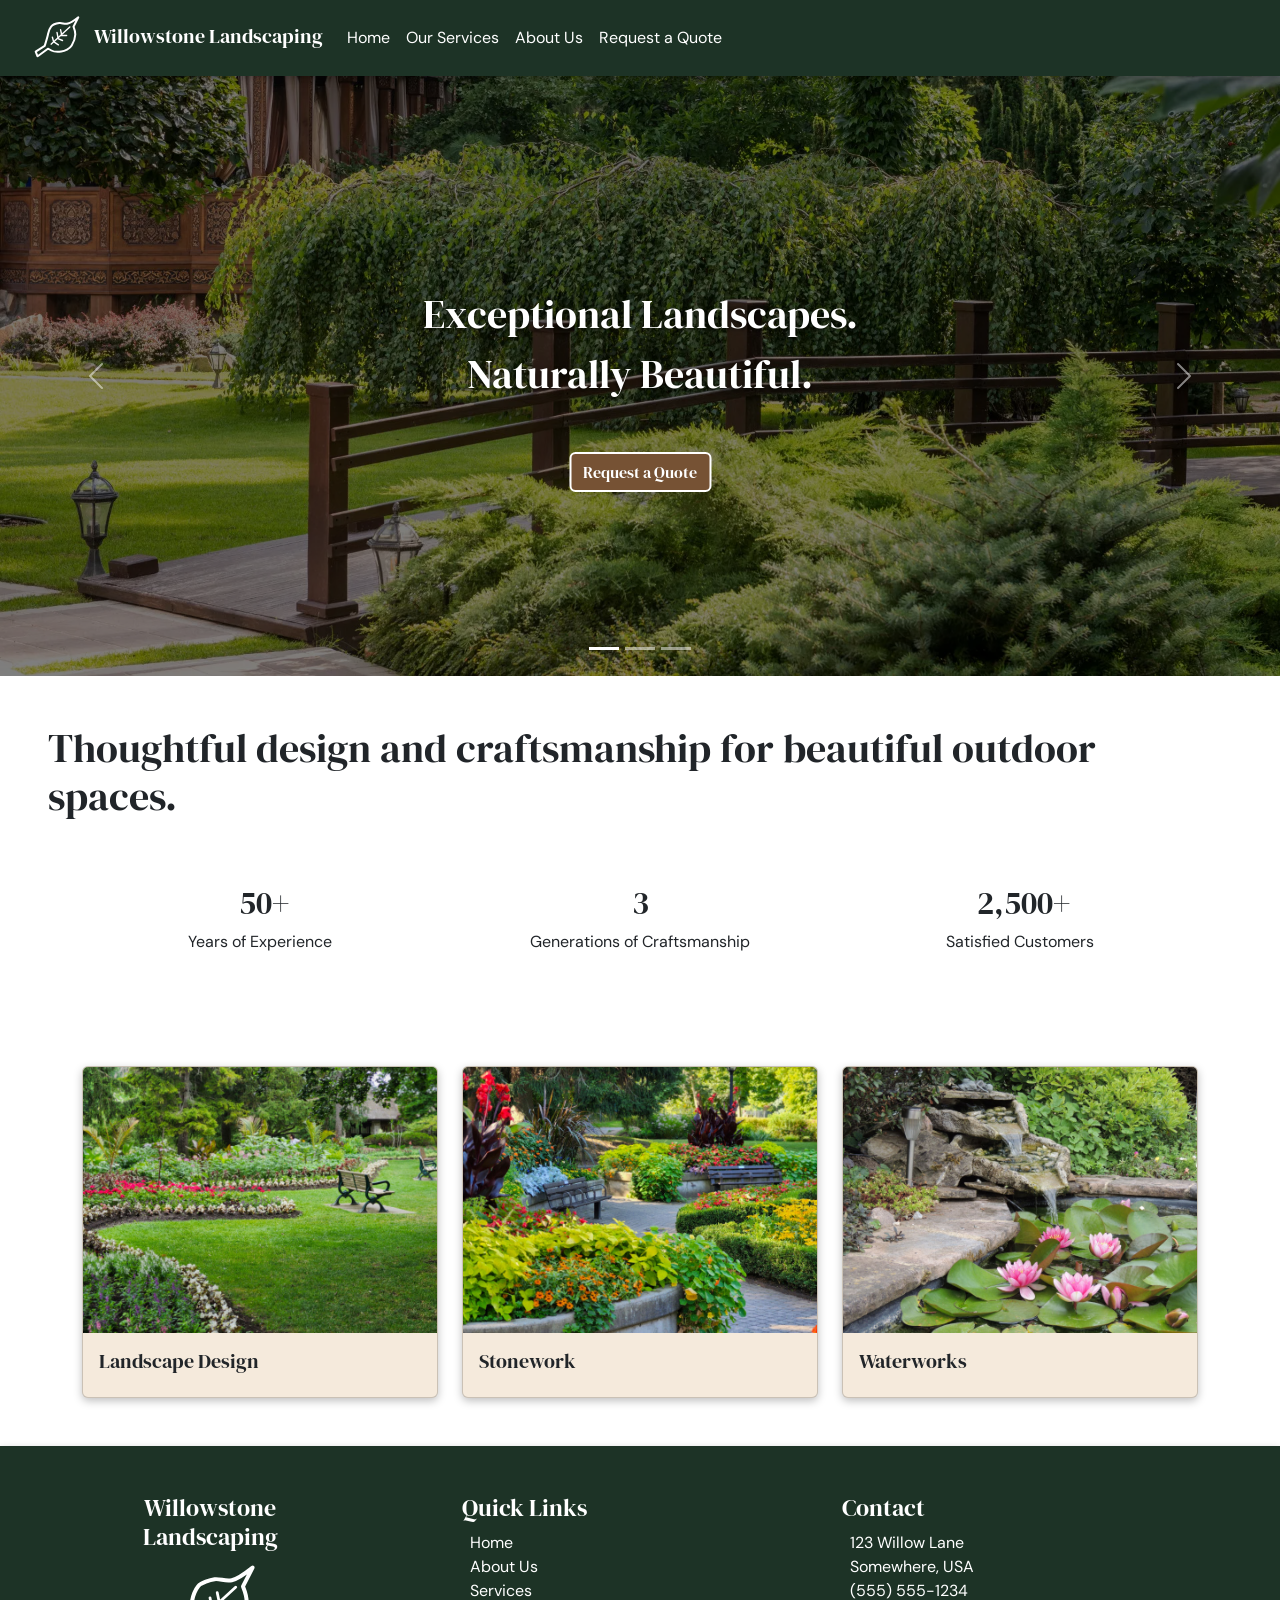
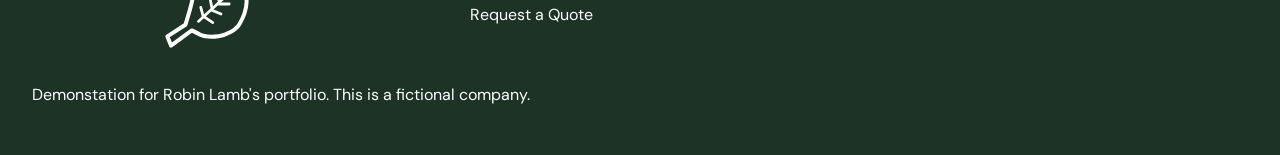
<file: index.html>
<!doctype html>
<html lang="en">
<head>
  <meta charset="utf-8">
  <meta name="viewport" content="width=device-width, initial-scale=1">
  <title>Willowstone Landscaping</title>

  <link rel="preconnect" href="https://fonts.googleapis.com">
  <link rel="preconnect" href="https://fonts.gstatic.com" crossorigin>
  <link href="https://fonts.googleapis.com/css2?family=DM+Sans:ital,opsz,wght@0,9..40,100..1000;1,9..40,100..1000&family=DM+Serif+Display:ital@0;1&display=swap" rel="stylesheet">

  <link rel="stylesheet" href="css/bootstrap.min.css">
  <link rel="stylesheet" href="css/willowstone-styles.css">

</head>
<body>
 <nav class="navbar navbar-expand-lg navbar-dark sticky-top">

    <a class="navbar-brand" href="index.html">
        <img src="images/willowstone-logo.svg"
             class="willowstone-logo"
             alt="">
        Willowstone Landscaping
    </a>

    <button class="navbar-toggler"
            type="button"
            data-bs-toggle="collapse"
            data-bs-target="#navbarNavAltMarkup"
            aria-controls="navbarNavAltMarkup"
            aria-expanded="false"
            aria-label="Toggle navigation">

        <span class="navbar-toggler-icon"></span>
    </button>

    <div class="collapse navbar-collapse" id="navbarNavAltMarkup">
        <div class="navbar-nav">
            <a class="nav-item nav-link" href="index.html">Home</a>
            <a class="nav-item nav-link" href="#service-section">Our Services</a>
            <a class="nav-item nav-link" href="pages/about-us.html">About Us</a>
            <a class="nav-item nav-link"
               href="pages/request-quote-form.html">
                Request a Quote
            </a>
        </div>
    </div>

</nav>

<div id="carouselWillowstone" class="carousel slide carousel-fade" data-bs-ride="carousel">
  <ol class="carousel-indicators">
    <li data-bs-target="#carouselWillowstone" data-bs-slide-to="0" class="active"></li>
    <li data-bs-target="#carouselWillowstone" data-bs-slide-to="1"></li>
    <li data-bs-target="#carouselWillowstone" data-bs-slide-to="2"></li>
  </ol>
  <div class="carousel-inner">
    <div class="carousel-item active">
      <img class="d-block w-100" src="images/bridge-hero.webp" alt="Bridge">
    </div>
     <div class="carousel-item">
      <img class="d-block w-100" src="images/patio-hero.webp" alt="Patio">
    </div>
     <div class="carousel-item">
      <img class="d-block w-100" src="images/flowers-trees-hero.webp" alt="Flowers">
    </div>

    
      <div class="hero-content">
        
        <h1 class="hero-line-1">Exceptional Landscapes.</h1>
        <h1 class="hero-line-2">Naturally Beautiful.</h1>

        <a href="pages/request-quote-form.html" class="btn btn-primary btn-willowstone">
            Request a Quote
        </a>
      </div>
  </div>
  <a class="carousel-control-prev" href="#carouselWillowstone" role="button" data-bs-slide="prev">
    <span class="carousel-control-prev-icon" aria-hidden="true"></span>
    <span class="sr-only"></span>
  </a>
  <a class="carousel-control-next" href="#carouselWillowstone" role="button" data-bs-slide="next">
    <span class="carousel-control-next-icon" aria-hidden="true"></span>
    <span class="sr-only"></span>
  </a>


</div>

<section class="summary py-5">
  <h1>Thoughtful design and craftsmanship
        for beautiful outdoor spaces.</h1>
      <div class="container">
        <div class="row text-center">

            <div class="col-12 col-md-4">
                <h2>&nbsp;50+</h2>
                <p>Years of Experience</p>
            </div>

            <div class="col-12 col-md-4">
                <h2>3</h2>
                <p>Generations of Craftsmanship</p>
            </div>

            <div class="col-12 col-md-4">
                <h2>&nbsp;2,500+</h2>
                <p>Satisfied Customers</p>
            </div>

        </div>
    </div>

</section>

<section id="service-section" class="services py-5">
    <div class="container">
        <div class="row g-4">

            <div class="col-12 col-md-6 col-lg-4">
                <a href="pages/landscape-design.html" class="card h-100">
                    <img src="images/bench-card.jpg" class="card-img-top" alt="...">
                    <div class="card-body">
                      <h5 class="card-title">Landscape Design</h5>
                    </div>
                  </a>
            </div>

            <div class="col-12 col-md-6 col-lg-4">
                <a href="pages/stonework.html" class="card h-100">
                    <img src="images/stone-path-card.jpg" class="card-img-top" alt="...">
                    <div class="card-body">
                      <h5 class="card-title">Stonework</h5>
                    </div> 
                  </a>
            </div>

            <div class="col-12 col-md-6 col-lg-4">
                <a href="pages/waterworks.html" class="card h-100">
                    <img src="images/pond-card.jpg" class="card-img-top" alt="...">
                    <div class="card-body">
                      <h5 class="card-title">Waterworks</h5>
                   </div>
                </a>
            </div>

        </div>
    </div>
</section>

<footer class="willowstone-footer">
    <div class="container">
        <div class="row">

            <div class="col-12 col-md-4 logo-footer-container">
                <h4>Willowstone Landscaping</h4>
                <img src="images/willowstone-logo.svg" class="willowstone-logo-footer" alt="Willowstone Logo">
            </div>

            <div class="col-12 col-md-4 py-3">
                <h4>Quick Links</h4>
                <a class="footer-list" href="#">Home</a><br>
                <a class="footer-list" href="pages/about-us.html">About Us</a><br>
                <a class="footer-list" href="#service-section">Services</a><br>
                <a class="footer-list" href="pages/request-quote-form.html">Request a Quote</a>
            </div>

            <div class="col-12 col-md-4 py-3">
                <h4 class="willowstone-contact">Contact</h4>
                <p class="footer-list">123 Willow Lane</p>
                <p class="footer-list">Somewhere, USA</p>
                <p class="footer-list">(555) 555-1234</p>
            </div>

        </div>
    </div>
    <p>Demonstation for Robin Lamb's portfolio. This is a fictional company.</p>
</footer>

<script src="js/bootstrap.bundle.min.js"></script>
</body>
</html>
</file>
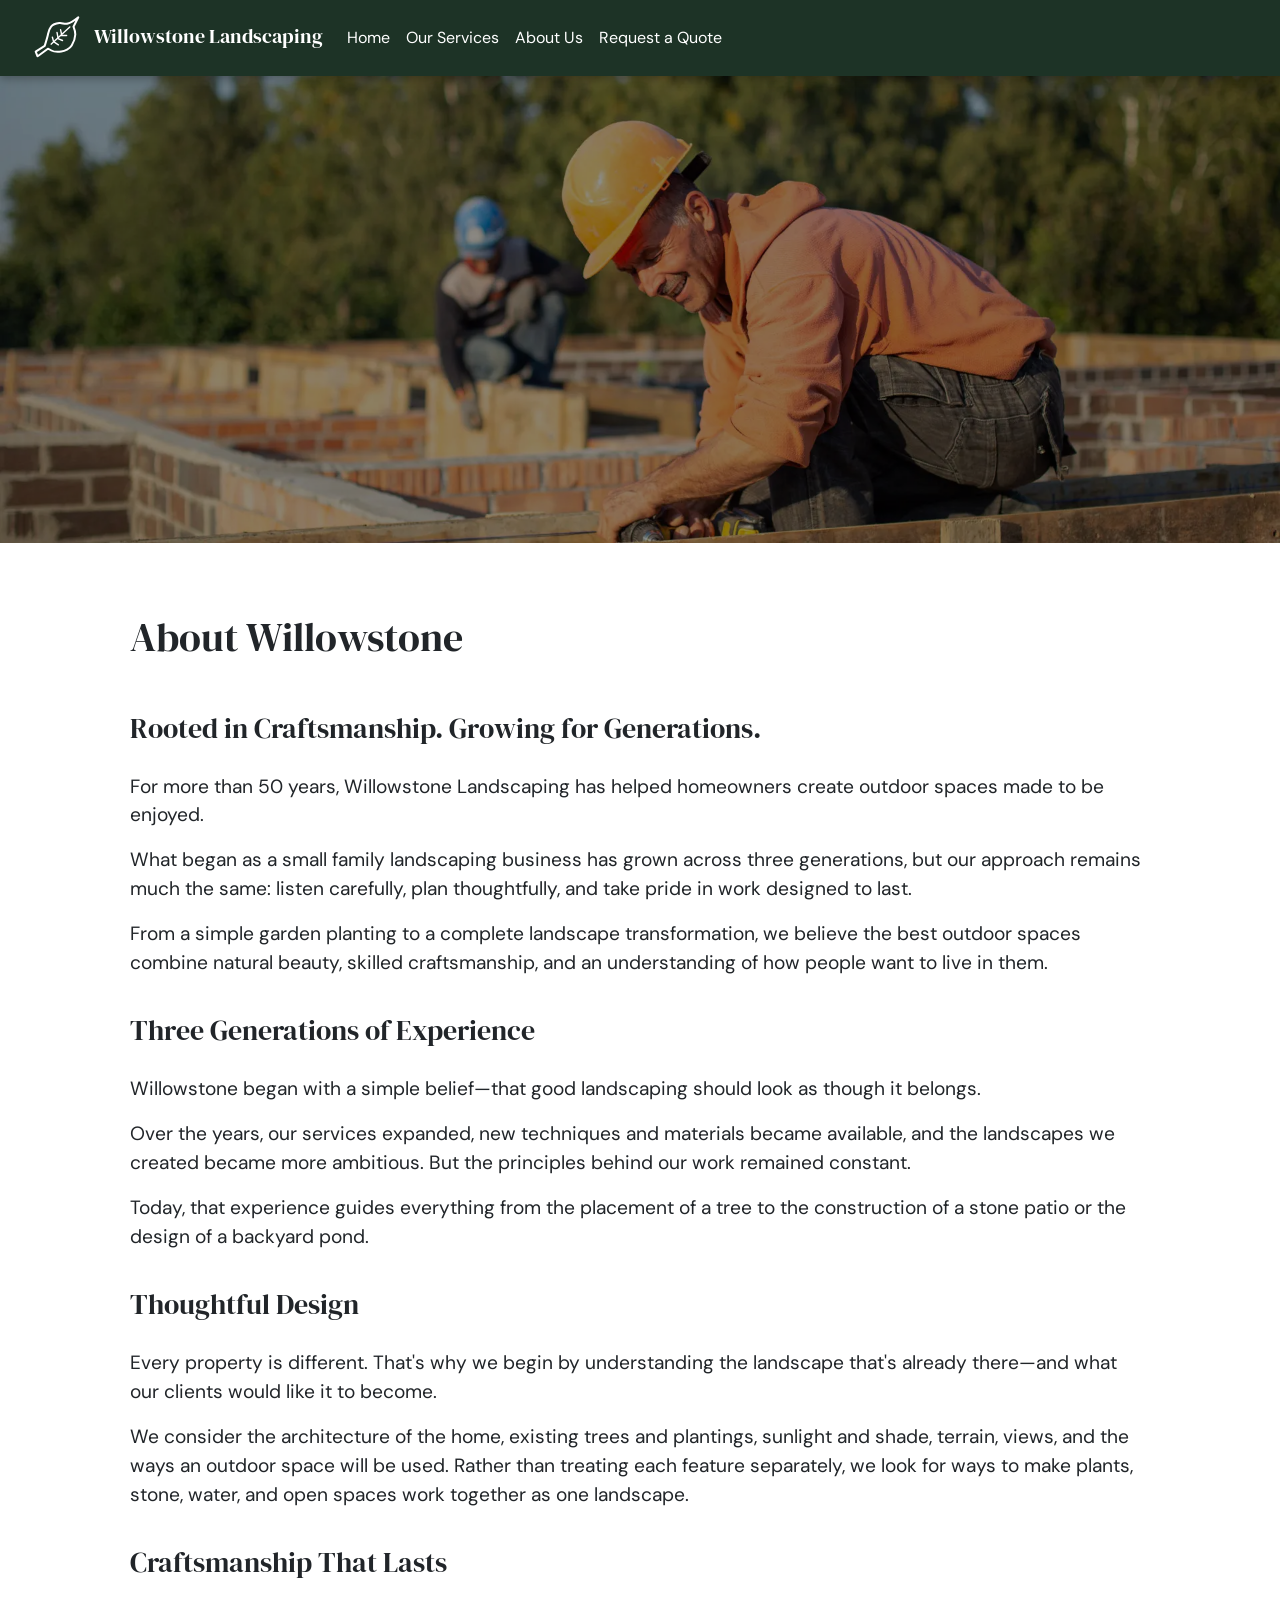
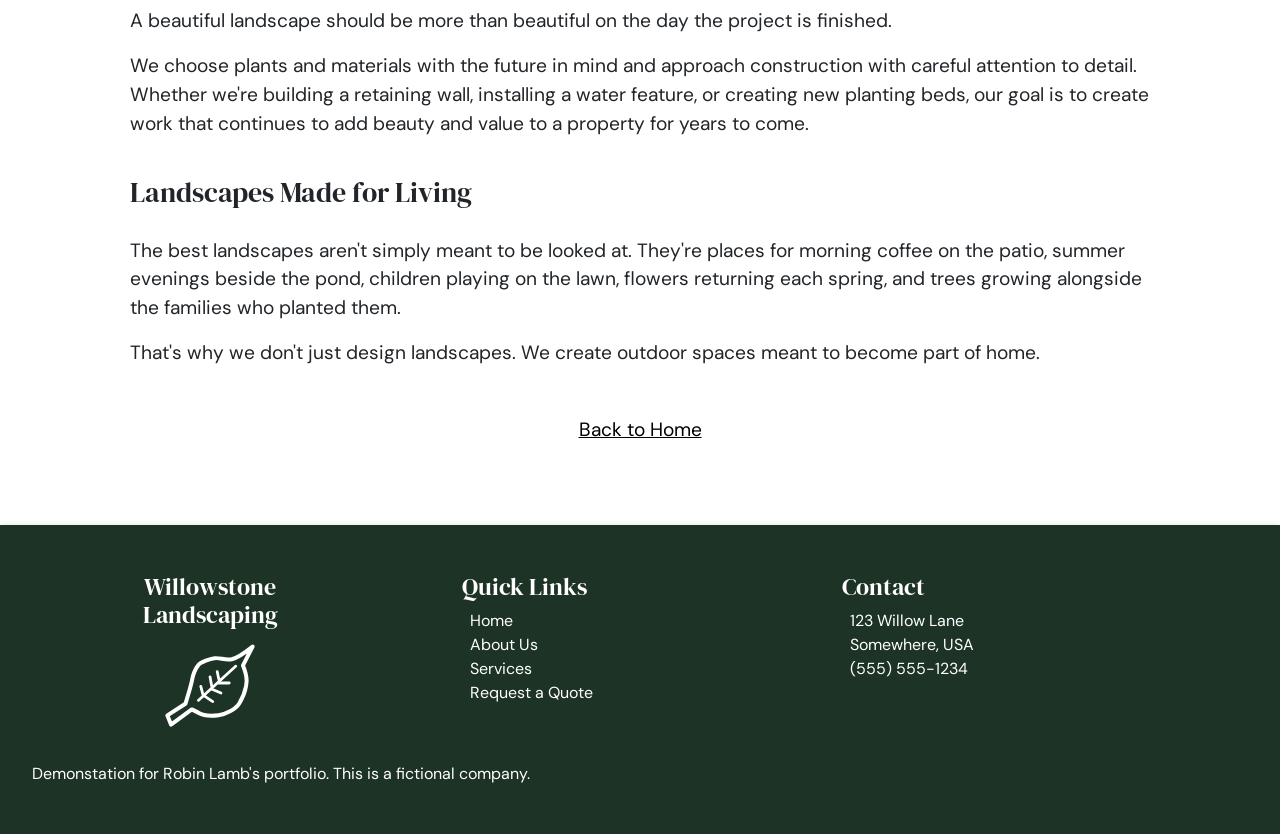
<file: pages/about-us.html>
<!doctype html>
<html lang="en">
<head>
  <meta charset="utf-8">
  <meta name="viewport" content="width=device-width, initial-scale=1">
  <title>Willowstone Landscaping</title>

  <link rel="preconnect" href="https://fonts.googleapis.com">
  <link rel="preconnect" href="https://fonts.gstatic.com" crossorigin>
  <link href="https://fonts.googleapis.com/css2?family=DM+Sans:ital,opsz,wght@0,9..40,100..1000;1,9..40,100..1000&family=DM+Serif+Display:ital@0;1&display=swap" rel="stylesheet">

 <link rel="stylesheet" href="../css/bootstrap.min.css">
  <link rel="stylesheet" href="../css/willowstone-styles.css">

</head>
<body>

<nav class="navbar navbar-expand-lg navbar-dark sticky-top">

    <a class="navbar-brand" href="index.html">
        <img src="../images/willowstone-logo.svg"
             class="willowstone-logo"
             alt="">
        Willowstone Landscaping
    </a>

    <button class="navbar-toggler"
            type="button"
            data-bs-toggle="collapse"
            data-bs-target="#navbarNavAltMarkup"
            aria-controls="navbarNavAltMarkup"
            aria-expanded="false"
            aria-label="Toggle navigation">

        <span class="navbar-toggler-icon"></span>
    </button>

    <div class="collapse navbar-collapse" id="navbarNavAltMarkup">
        <div class="navbar-nav">
            <a class="nav-item nav-link" href="../index.html">Home</a>
            <a class="nav-item nav-link" href="../index.html#service-section">Our Services</a>
            <a class="nav-item nav-link" href="../pages/about-us.html">About Us</a>
            <a class="nav-item nav-link"
               href="../pages/request-quote-form.html">
                Request a Quote
            </a>
        </div>
    </div>

</nav>

  <div class="about-hero-wrap">
   <img
        src="../images/about-us-image.webp"
        alt="Landscape workers"
        class="about-hero">
  </div>

<section class="service-content">
  <div class="container py-5">
     <h1>About Willowstone</h1>
      <h3>Rooted in Craftsmanship. Growing for Generations.</h3>
      <p>For more than 50 years, Willowstone Landscaping has helped homeowners create outdoor spaces made to be enjoyed.</p>
      <p>What began as a small family landscaping business has grown across three generations, but our approach remains much the same: listen carefully, plan thoughtfully, and take pride in work designed to last.</p>
      <p>From a simple garden planting to a complete landscape transformation, we believe the best outdoor spaces combine natural beauty, skilled craftsmanship, and an understanding of how people want to live in them.</p>
      <h3>Three Generations of Experience</h3>
      <p>Willowstone began with a simple belief—that good landscaping should look as though it belongs.</p>
      <p>Over the years, our services expanded, new techniques and materials became available, and the landscapes we created became more ambitious. But the principles behind our work remained constant.</p>
      <p>Today, that experience guides everything from the placement of a tree to the construction of a stone patio or the design of a backyard pond.</p>
      <h3>Thoughtful Design</h3>
      <p>Every property is different. That's why we begin by understanding the landscape that's already there—and what our clients would like it to become.</p>
      <p>We consider the architecture of the home, existing trees and plantings, sunlight and shade, terrain, views, and the ways an outdoor space will be used. Rather than treating each feature separately, we look for ways to make plants, stone, water, and open spaces work together as one landscape.</p>
      <h3>Craftsmanship That Lasts</h3>
      <p>A beautiful landscape should be more than beautiful on the day the project is finished.</p>
      <p>We choose plants and materials with the future in mind and approach construction with careful attention to detail. Whether we're building a retaining wall, installing a water feature, or creating new planting beds, our goal is to create work that continues to add beauty and value to a property for years to come.</p>
      <h3>Landscapes Made for Living</h3>
      <p>The best landscapes aren't simply meant to be looked at. They're places for morning coffee on the patio, summer evenings beside the pond, children playing on the lawn, flowers returning each spring, and trees growing alongside the families who planted them.</p>
      <p>That's why we don't just design landscapes. We create outdoor spaces meant to become part of home.</p>
     <a class="return-to-services" href="../index.html">Back to Home</a>
  </div>
</section>

<footer class="willowstone-footer">
    <div class="container">
        <div class="row">

            <div class="col-12 col-md-4 logo-footer-container">
                <h4>Willowstone Landscaping</h4>
                <img src="../images/willowstone-logo.svg" class="willowstone-logo-footer" alt="Willowstone Logo">
            </div>

            <div class="col-12 col-md-4 py-3">
                <h4>Quick Links</h4>
                <a class="footer-list" href="../index.html">Home</a><br>
                <a class="footer-list" href="../pages/about-us.html">About Us</a><br>
                <a class="footer-list" href="../index.html#service-section">Services</a><br>
                <a class="footer-list" href="../pages/request-quote-form.html">Request a Quote</a>
            </div>

            <div class="col-12 col-md-4 py-3">
                <h4 class="willowstone-contact">Contact</h4>
                <p class="footer-list">123 Willow Lane</p>
                <p class="footer-list">Somewhere, USA</p>
                <p class="footer-list">(555) 555-1234</p>
            </div>

        </div>
    </div>
    <p>Demonstation for Robin Lamb's portfolio. This is a fictional company.</p>
</footer>

<script src="../js/bootstrap.bundle.min.js"></script>
</body>
</html>
</file>
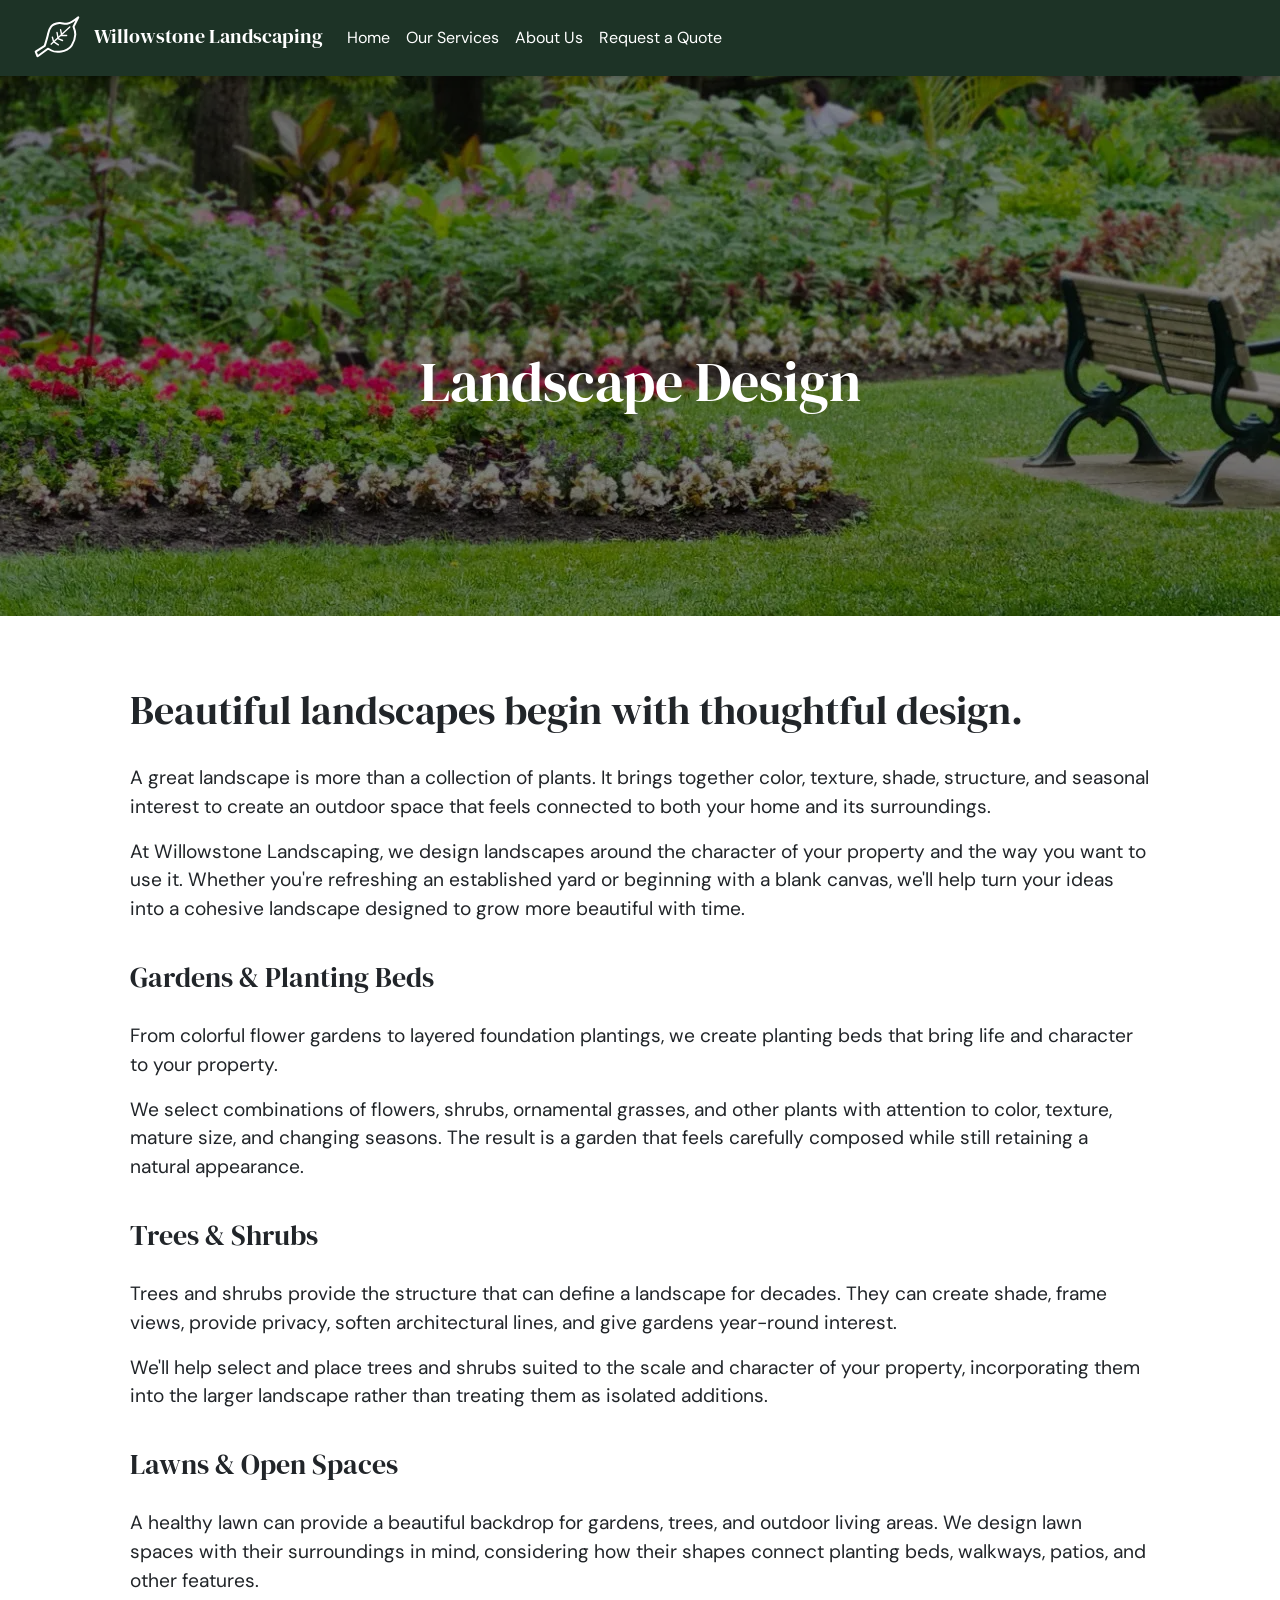
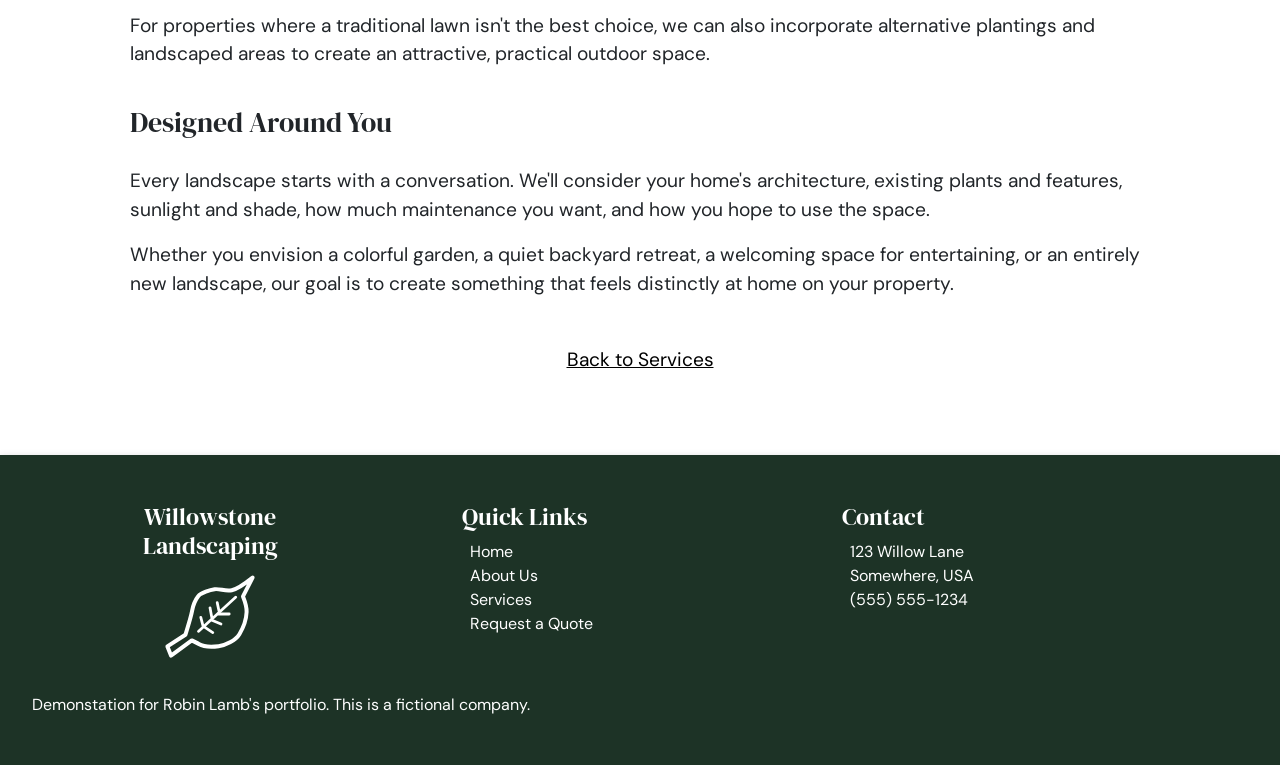
<file: pages/landscape-design.html>
<!doctype html>
<html lang="en">
<head>
  <meta charset="utf-8">
  <meta name="viewport" content="width=device-width, initial-scale=1">
  <title>Willowstone Landscaping</title>

  <link rel="preconnect" href="https://fonts.googleapis.com">
  <link rel="preconnect" href="https://fonts.gstatic.com" crossorigin>
  <link href="https://fonts.googleapis.com/css2?family=DM+Sans:ital,opsz,wght@0,9..40,100..1000;1,9..40,100..1000&family=DM+Serif+Display:ital@0;1&display=swap" rel="stylesheet">

  <link rel="stylesheet" href="../css/bootstrap.min.css">
  <link rel="stylesheet" href="../css/willowstone-styles.css">

</head>
<body>
    
<nav class="navbar navbar-expand-lg navbar-dark sticky-top">

    <a class="navbar-brand" href="index.html">
        <img src="../images/willowstone-logo.svg"
             class="willowstone-logo"
             alt="">
        Willowstone Landscaping
    </a>

    <button class="navbar-toggler"
            type="button"
            data-bs-toggle="collapse"
            data-bs-target="#navbarNavAltMarkup"
            aria-controls="navbarNavAltMarkup"
            aria-expanded="false"
            aria-label="Toggle navigation">

        <span class="navbar-toggler-icon"></span>
    </button>

    <div class="collapse navbar-collapse" id="navbarNavAltMarkup">
        <div class="navbar-nav">
            <a class="nav-item nav-link" href="../index.html">Home</a>
            <a class="nav-item nav-link" href="../index.html#service-section">Our Services</a>
            <a class="nav-item nav-link" href="../pages/about-us.html">About Us</a>
            <a class="nav-item nav-link"
               href="../pages/request-quote-form.html">
                Request a Quote
            </a>
        </div>
    </div>

</nav>


<section class="service-hero landscape-hero">
    <img src="../images/landscape-hero.webp"
        class="service-hero-mobile"
        alt="Professionally designed landscape">
    <div class="service-hero-content">
        <h1>Landscape Design</h1>
    </div>
</section>

<section class="service-content">
    <div class="container py-5">
        <h1>Beautiful landscapes begin with thoughtful design.</h1>
        <p>A great landscape is more than a collection of plants. It brings together color, texture, shade, structure, and seasonal interest to create an outdoor space that feels connected to both your home and its surroundings.</p>
        <p>At Willowstone Landscaping, we design landscapes around the character of your property and the way you want to use it. Whether you're refreshing an established yard or beginning with a blank canvas, we'll help turn your ideas into a cohesive landscape designed to grow more beautiful with time.</p>
        <h3>Gardens & Planting Beds</h3>
        <p>From colorful flower gardens to layered foundation plantings, we create planting beds that bring life and character to your property.</p>
        <p>We select combinations of flowers, shrubs, ornamental grasses, and other plants with attention to color, texture, mature size, and changing seasons. The result is a garden that feels carefully composed while still retaining a natural appearance.</p>
        <h3>Trees & Shrubs</h3>
        <p>Trees and shrubs provide the structure that can define a landscape for decades. They can create shade, frame views, provide privacy, soften architectural lines, and give gardens year-round interest.</p>
        <p>We'll help select and place trees and shrubs suited to the scale and character of your property, incorporating them into the larger landscape rather than treating them as isolated additions.</p>
        <h3>Lawns & Open Spaces</h3>
        <p>A healthy lawn can provide a beautiful backdrop for gardens, trees, and outdoor living areas. We design lawn spaces with their surroundings in mind, considering how their shapes connect planting beds, walkways, patios, and other features.</p>
        <p>For properties where a traditional lawn isn't the best choice, we can also incorporate alternative plantings and landscaped areas to create an attractive, practical outdoor space.</p>
        <h3>Designed Around You</h3>
        <p>Every landscape starts with a conversation. We'll consider your home's architecture, existing plants and features, sunlight and shade, how much maintenance you want, and how you hope to use the space.</p>
        <p>Whether you envision a colorful garden, a quiet backyard retreat, a welcoming space for entertaining, or an entirely new landscape, our goal is to create something that feels distinctly at home on your property.</p>
        <a class="return-to-services" href="../index.html#service-section">Back to Services</a>
    </div>
</section>

<footer class="willowstone-footer">
    <div class="container">
        <div class="row">

            <div class="col-12 col-md-4 logo-footer-container">
                <h4>Willowstone Landscaping</h4>
                <img src="../images/willowstone-logo.svg" class="willowstone-logo-footer" alt="Willowstone Logo">
            </div>

            <div class="col-12 col-md-4 py-3">
                <h4>Quick Links</h4>
                <a class="footer-list" href="../index.html">Home</a><br>
                <a class="footer-list" href="../pages/about-us.html">About Us</a><br>
                <a class="footer-list" href="../index.html#service-section">Services</a><br>
                <a class="footer-list" href="../pages/request-quote-form.html">Request a Quote</a>
            </div>

            <div class="col-12 col-md-4 py-3">
                <h4 class="willowstone-contact">Contact</h4>
                <p class="footer-list">123 Willow Lane</p>
                <p class="footer-list">Somewhere, USA</p>
                <p class="footer-list">(555) 555-1234</p>
            </div>

        </div>
    </div>
    <p>Demonstation for Robin Lamb's portfolio. This is a fictional company.</p>
</footer>

<script src="../js/bootstrap.bundle.min.js"></script>
</body>
</html>
</file>
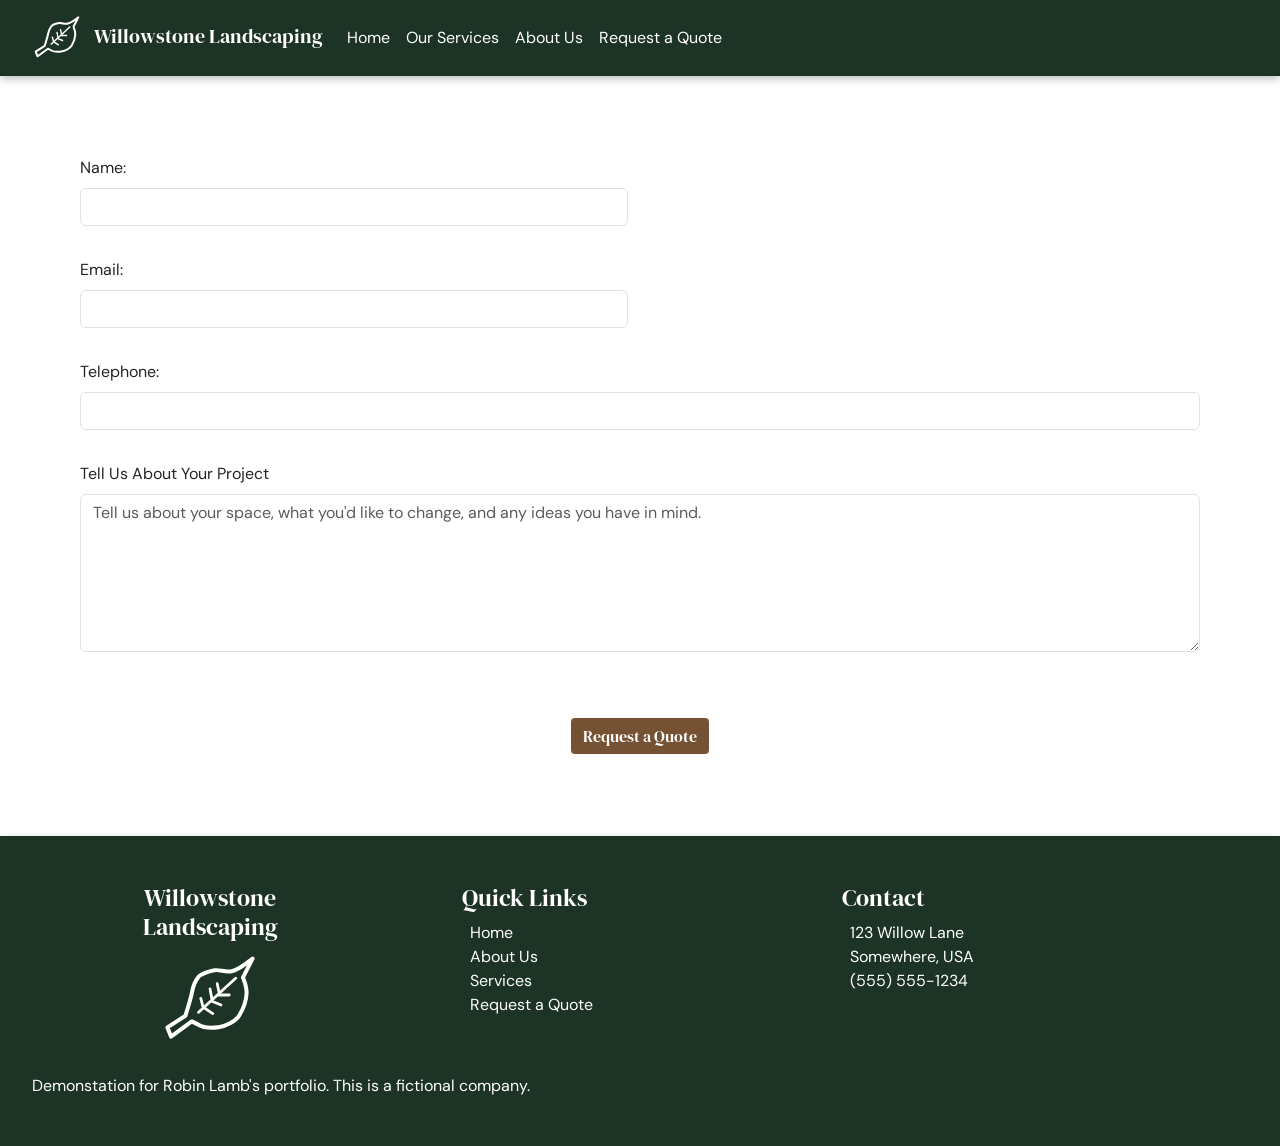
<file: pages/request-quote-form.html>
<!doctype html>
<html lang="en">
<head>
  <meta charset="utf-8">
  <meta name="viewport" content="width=device-width, initial-scale=1">
  <title>Willowstone Landscaping</title>

  <link rel="preconnect" href="https://fonts.googleapis.com">
  <link rel="preconnect" href="https://fonts.gstatic.com" crossorigin>
  <link href="https://fonts.googleapis.com/css2?family=DM+Sans:ital,opsz,wght@0,9..40,100..1000;1,9..40,100..1000&family=DM+Serif+Display:ital@0;1&display=swap" rel="stylesheet">

  <link rel="stylesheet" href="../css/bootstrap.min.css">
  <link rel="stylesheet" href="../css/willowstone-styles.css">

</head>
<body>
  
<nav class="navbar navbar-expand-lg navbar-dark sticky-top">

    <a class="navbar-brand" href="index.html">
        <img src="../images/willowstone-logo.svg"
             class="willowstone-logo"
             alt="">
        Willowstone Landscaping
    </a>

    <button class="navbar-toggler"
            type="button"
            data-bs-toggle="collapse"
            data-bs-target="#navbarNavAltMarkup"
            aria-controls="navbarNavAltMarkup"
            aria-expanded="false"
            aria-label="Toggle navigation">

        <span class="navbar-toggler-icon"></span>
    </button>

    <div class="collapse navbar-collapse" id="navbarNavAltMarkup">
        <div class="navbar-nav">
            <a class="nav-item nav-link" href="../index.html">Home</a>
            <a class="nav-item nav-link" href="../index.html#service-section">Our Services</a>
            <a class="nav-item nav-link" href="../pages/about-us.html">About Us</a>
            <a class="nav-item nav-link"
               href="../pages/request-quote-form.html">
                Request a Quote
            </a>
        </div>
    </div>

</nav>

<form id="quote-form" class="quote-page" novalidate>
   <div class="row">
    <div class="col-12 col-md-6">
      <div class="mb-3">
        <label for="name" class="form-label">Name:</label>
         <input type="text"
           class="form-control"
           id="name"
           name="name"
           required>

         <div class="form-error hidden" id="name-error">
          Please enter your name.
          </div>
        </div>

     <div class="mb-3">
        <label for="email" class="form-label">Email:</label>

        <input type="email"
           class="form-control"
           id="email"
           name="email"
           required>

        <div class="form-error hidden" id="email-error">
          Please enter a valid email address.
        </div>
       </div>
      </div>
    </div>

  <div class="row">
    <div class="col-12">
      <div class="mb-3">
        <label for="phone" class="form-label">Telephone:</label>
        <input type="tel"
          class="form-control"
          id="phone"
          name="phone"
          pattern="\(?[0-9]{3}\)?(?:\s|-|\.)?[0-9]{3}(?:\s|-|\.)?[0-9]{4}"
          required>

      <div class="form-error hidden" id="phone-error">
        Please enter a valid 10-digit telephone number.
      </div>
    </div>
    </div>
  </div>
  
<div class="row">
    <div class="col-12">
      <div class="mb-3">
      <div class="mb-3">
       <label for="project" class="form-label">
         Tell Us About Your Project
         </label>

        <textarea
          class="form-control"
          id="project"
          name="project"
          rows="6"
          placeholder="Tell us about your space, what you'd like to change, and any ideas you have in mind."
          required></textarea>
          <div class="form-error hidden" id="project-error">
            Please tell us about your project.
          </div>
      </div>
    </div>
  </div>
</div>

<button type="submit" class="btn btn-willowstone">
    Request a Quote
</button>
</form>

<div id="form-success" class="hidden container quote-page success-message">
    <h2>Form Received!</h2>
    <p>
        This is a portfolio demonstration for a fictional company.
        No information was submitted or stored.
    </p>
     <a class="return-to-services" href="../index.html">Back to Home</a>
</div>

<footer class="willowstone-footer">
    <div class="container">
        <div class="row">

            <div class="col-12 col-md-4 logo-footer-container">
                <h4>Willowstone Landscaping</h4>
                <img src="../images/willowstone-logo.svg" class="willowstone-logo-footer" alt="Willowstone Logo">
            </div>

            <div class="col-12 col-md-4 py-3">
                <h4>Quick Links</h4>
                <a class="footer-list" href="../index.html">Home</a><br>
                <a class="footer-list" href="../pages/about-us.html">About Us</a><br>
                <a class="footer-list" href="../index.html#service-section">Services</a><br>
                <a class="footer-list" href="../pages/request-quote-form.html">Request a Quote</a>
            </div>

            <div class="col-12 col-md-4 py-3">
                <h4 class="willowstone-contact">Contact</h4>
                <p class="footer-list">123 Willow Lane</p>
                <p class="footer-list">Somewhere, USA</p>
                <p class="footer-list">(555) 555-1234</p>
            </div>

        </div>
    </div>
    <p>Demonstation for Robin Lamb's portfolio. This is a fictional company.</p>
</footer>

<script src="../js/bootstrap.bundle.min.js"></script>
<script src="../js/willowstone-script.js"></script>
</body>
</html>
</file>
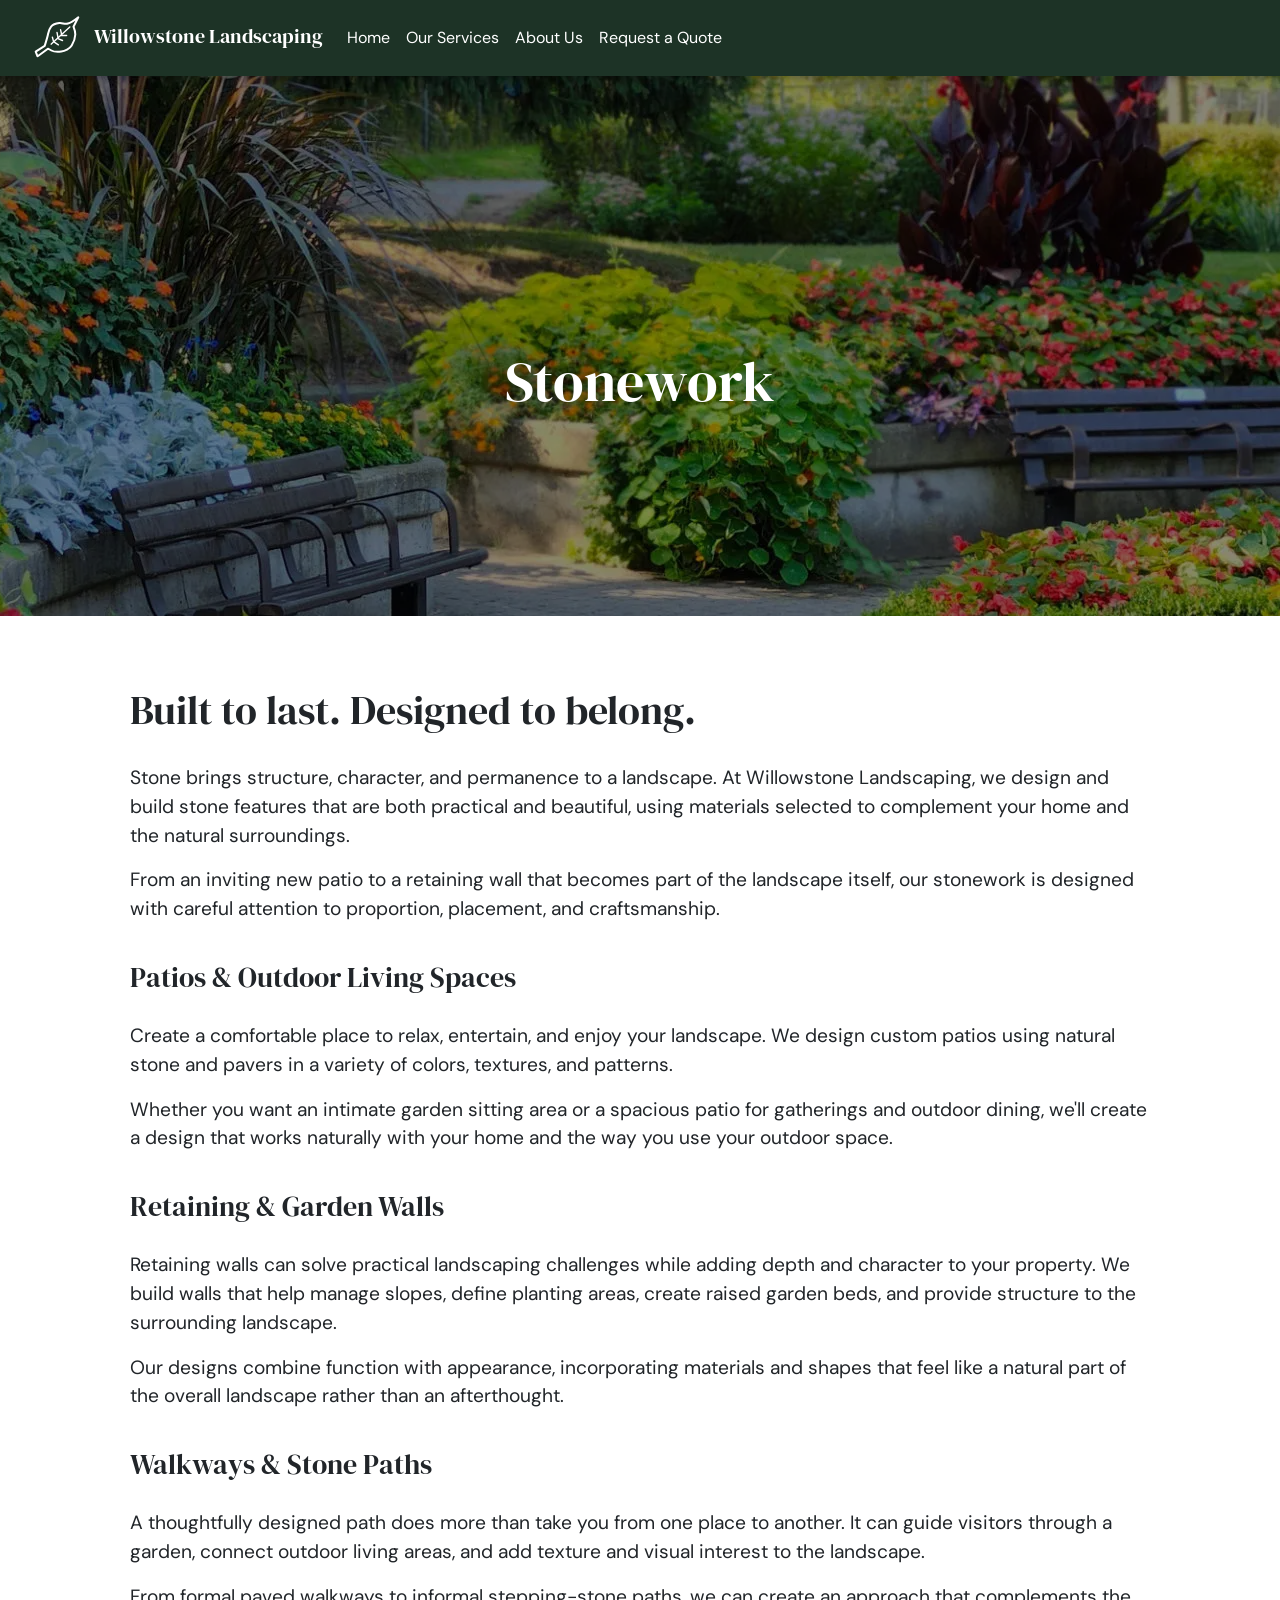
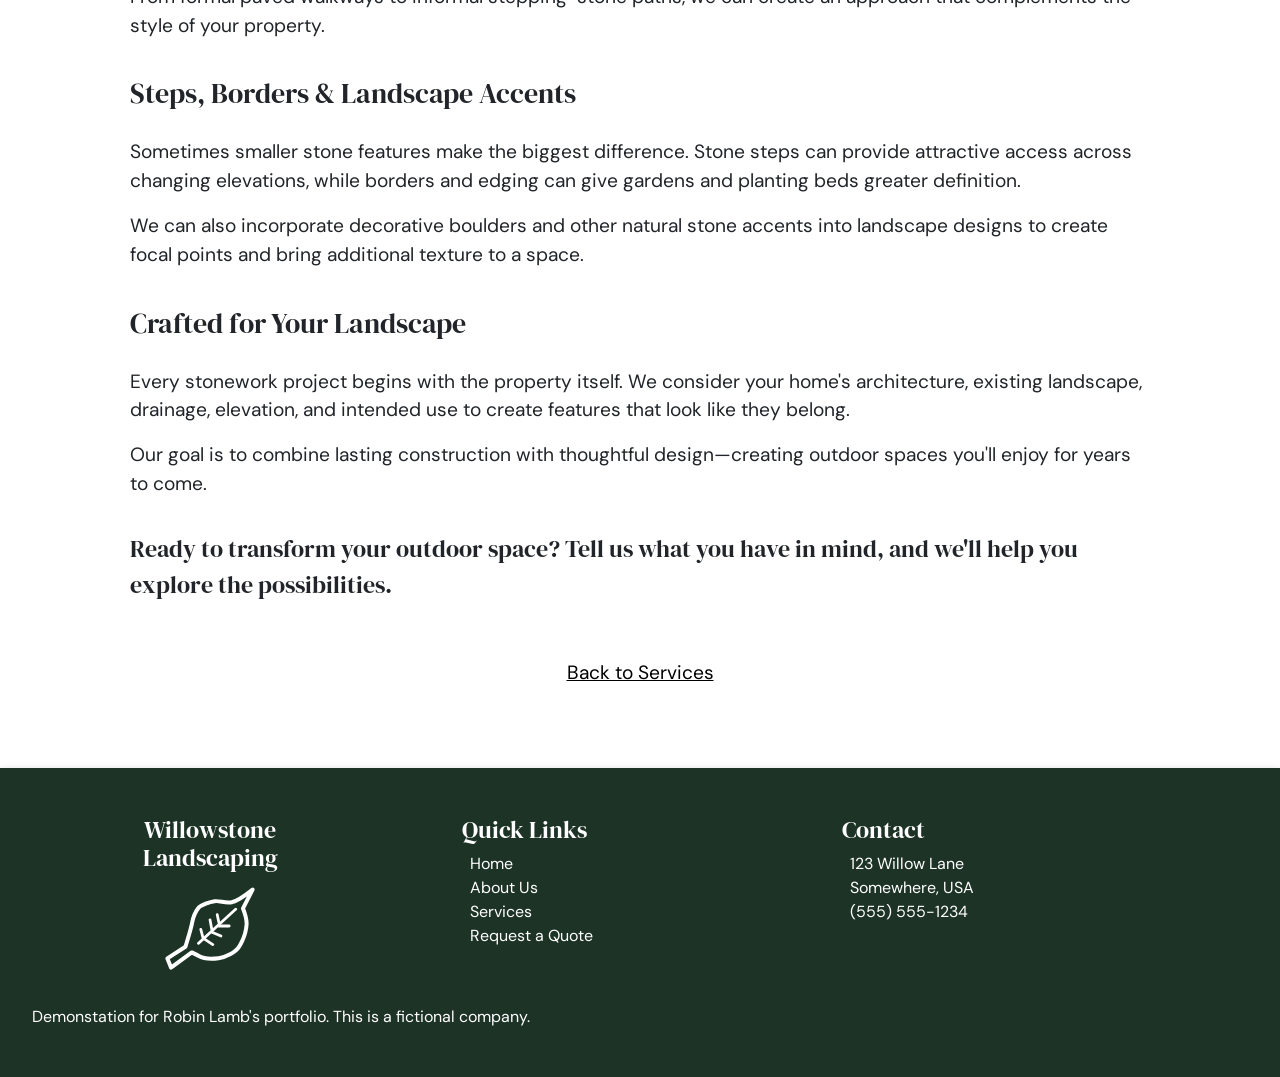
<file: pages/stonework.html>
<!doctype html>
<html lang="en">
<head>
  <meta charset="utf-8">
  <meta name="viewport" content="width=device-width, initial-scale=1">
  <title>Willowstone Landscaping</title>

  <link rel="preconnect" href="https://fonts.googleapis.com">
  <link rel="preconnect" href="https://fonts.gstatic.com" crossorigin>
  <link href="https://fonts.googleapis.com/css2?family=DM+Sans:ital,opsz,wght@0,9..40,100..1000;1,9..40,100..1000&family=DM+Serif+Display:ital@0;1&display=swap" rel="stylesheet">

  <link rel="stylesheet" href="../css/bootstrap.min.css">
  <link rel="stylesheet" href="../css/willowstone-styles.css">

</head>
<body>

<nav class="navbar navbar-expand-lg navbar-dark sticky-top">

    <a class="navbar-brand" href="index.html">
        <img src="../images/willowstone-logo.svg"
             class="willowstone-logo"
             alt="">
        Willowstone Landscaping
    </a>

    <button class="navbar-toggler"
            type="button"
            data-bs-toggle="collapse"
            data-bs-target="#navbarNavAltMarkup"
            aria-controls="navbarNavAltMarkup"
            aria-expanded="false"
            aria-label="Toggle navigation">

        <span class="navbar-toggler-icon"></span>
    </button>

    <div class="collapse navbar-collapse" id="navbarNavAltMarkup">
        <div class="navbar-nav">
            <a class="nav-item nav-link" href="../index.html">Home</a>
            <a class="nav-item nav-link" href="../index.html#service-section">Our Services</a>
            <a class="nav-item nav-link" href="../pages/about-us.html">About Us</a>
            <a class="nav-item nav-link"
               href="../pages/request-quote-form.html">
                Request a Quote
            </a>
        </div>
    </div>

</nav>

<section class="service-hero stonework-hero">
    <img src="../images/stonework-hero.webp"
        class="service-hero-mobile"
        alt="Stone patio and landscaping">

    <div class="service-hero-content">
        <h1>Stonework</h1>
    </div>
</section>

<section class="service-content">
    <div class="container py-5">
        <h1>Built to last. Designed to belong.</h1>
        <p>Stone brings structure, character, and permanence to a landscape. At Willowstone Landscaping, we design and build stone features that are both practical and beautiful, using materials selected to complement your home and the natural surroundings.</p>
        <p>From an inviting new patio to a retaining wall that becomes part of the landscape itself, our stonework is designed with careful attention to proportion, placement, and craftsmanship.</p>
        <h3>Patios & Outdoor Living Spaces</h3>
        <p>Create a comfortable place to relax, entertain, and enjoy your landscape. We design custom patios using natural stone and pavers in a variety of colors, textures, and patterns.</p>
        <p>Whether you want an intimate garden sitting area or a spacious patio for gatherings and outdoor dining, we'll create a design that works naturally with your home and the way you use your outdoor space.</p>
        <h3>Retaining & Garden Walls</h3>
        <p>Retaining walls can solve practical landscaping challenges while adding depth and character to your property. We build walls that help manage slopes, define planting areas, create raised garden beds, and provide structure to the surrounding landscape.</p>
        <p>Our designs combine function with appearance, incorporating materials and shapes that feel like a natural part of the overall landscape rather than an afterthought.</p>
        <h3>Walkways & Stone Paths</h3>
        <p>A thoughtfully designed path does more than take you from one place to another. It can guide visitors through a garden, connect outdoor living areas, and add texture and visual interest to the landscape.</p>
        <p>From formal paved walkways to informal stepping-stone paths, we can create an approach that complements the style of your property.</p>
        <h3>Steps, Borders & Landscape Accents</h3>
        <p>Sometimes smaller stone features make the biggest difference. Stone steps can provide attractive access across changing elevations, while borders and edging can give gardens and planting beds greater definition.</p>
        <p>We can also incorporate decorative boulders and other natural stone accents into landscape designs to create focal points and bring additional texture to a space.</p>
        <h3>Crafted for Your Landscape</h3>
        <p>Every stonework project begins with the property itself. We consider your home's architecture, existing landscape, drainage, elevation, and intended use to create features that look like they belong.</p>
        <p>Our goal is to combine lasting construction with thoughtful design—creating outdoor spaces you'll enjoy for years to come.</p>
        <h4>Ready to transform your outdoor space? Tell us what you have in mind, and we'll help you explore the possibilities.</h4>
        <a class="return-to-services" href="../index.html#service-section">Back to Services</a>
    </div>
</section>


<footer class="willowstone-footer">
    <div class="container">
        <div class="row">

            <div class="col-12 col-md-4 logo-footer-container">
                <h4>Willowstone Landscaping</h4>
                <img src="../images/willowstone-logo.svg" class="willowstone-logo-footer" alt="Willowstone Logo">
            </div>

            <div class="col-12 col-md-4 py-3">
                <h4>Quick Links</h4>
                <a class="footer-list" href="../index.html">Home</a><br>
                <a class="footer-list" href="../pages/about-us.html">About Us</a><br>
                <a class="footer-list" href="../index.html#service-section">Services</a><br>
                <a class="footer-list" href="../pages/request-quote-form.html">Request a Quote</a>
            </div>

            <div class="col-12 col-md-4 py-3">
                <h4 class="willowstone-contact">Contact</h4>
                <p class="footer-list">123 Willow Lane</p>
                <p class="footer-list">Somewhere, USA</p>
                <p class="footer-list">(555) 555-1234</p>
            </div>

        </div>
    </div>
    <p>Demonstation for Robin Lamb's portfolio. This is a fictional company.</p>
</footer>

<script src="../js/bootstrap.bundle.min.js"></script>
</body>
</html>
</file>
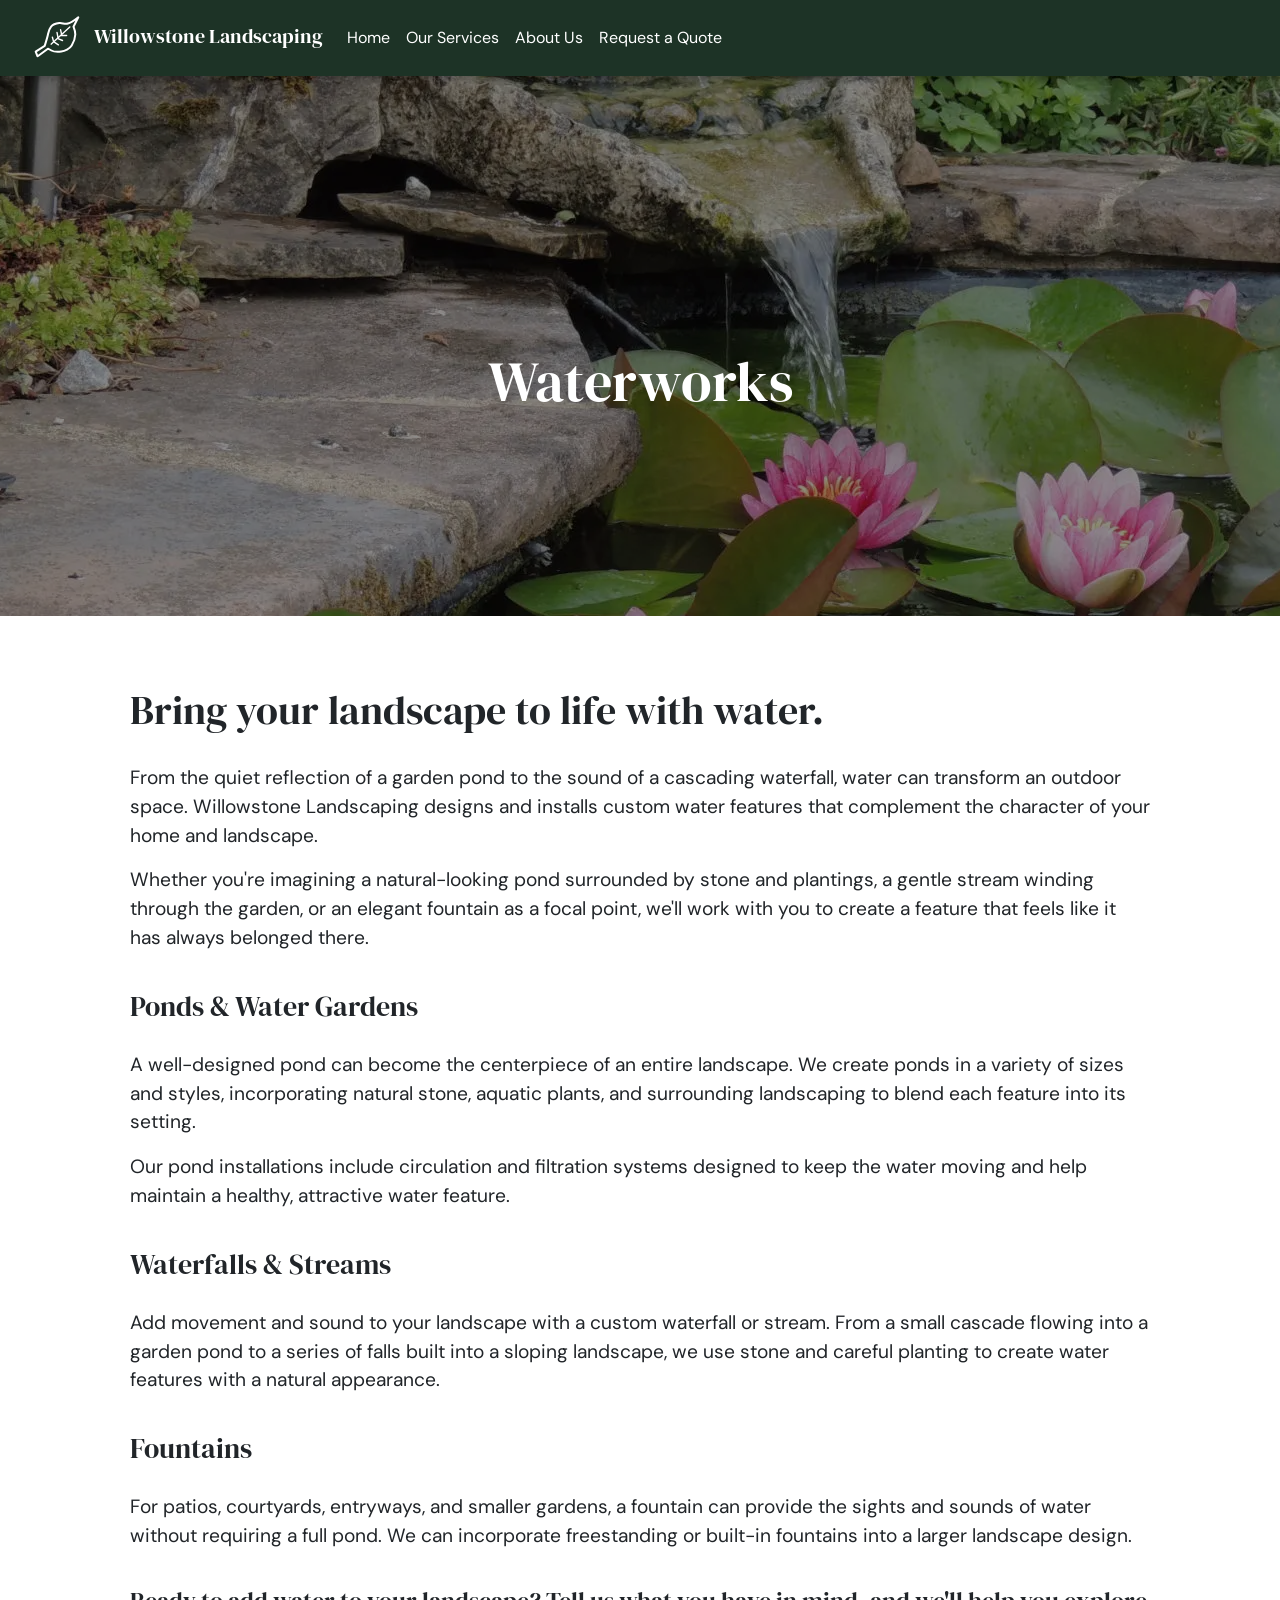
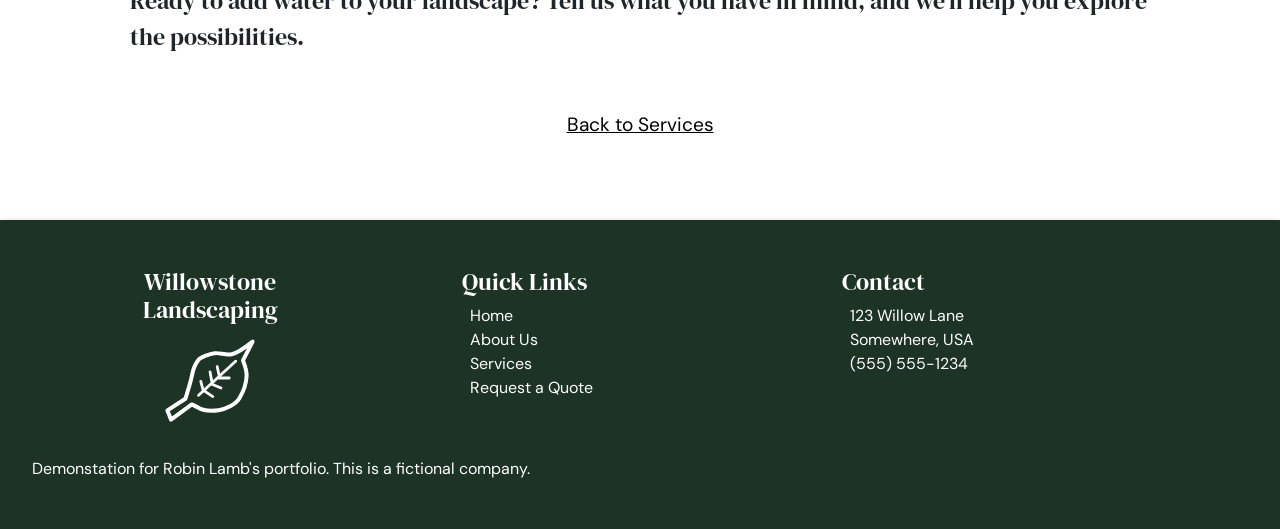
<file: pages/waterworks.html>
<!doctype html>
<html lang="en">
<head>
  <meta charset="utf-8">
  <meta name="viewport" content="width=device-width, initial-scale=1">
  <title>Willowstone Landscaping</title>

  <link rel="preconnect" href="https://fonts.googleapis.com">
  <link rel="preconnect" href="https://fonts.gstatic.com" crossorigin>
  <link href="https://fonts.googleapis.com/css2?family=DM+Sans:ital,opsz,wght@0,9..40,100..1000;1,9..40,100..1000&family=DM+Serif+Display:ital@0;1&display=swap" rel="stylesheet">

 <link rel="stylesheet" href="../css/bootstrap.min.css">
  <link rel="stylesheet" href="../css/willowstone-styles.css">

</head>
<body>
<nav class="navbar navbar-expand-lg navbar-dark sticky-top">

    <a class="navbar-brand" href="index.html">
        <img src="../images/willowstone-logo.svg"
             class="willowstone-logo"
             alt="">
        Willowstone Landscaping
    </a>

    <button class="navbar-toggler"
            type="button"
            data-bs-toggle="collapse"
            data-bs-target="#navbarNavAltMarkup"
            aria-controls="navbarNavAltMarkup"
            aria-expanded="false"
            aria-label="Toggle navigation">

        <span class="navbar-toggler-icon"></span>
    </button>

    <div class="collapse navbar-collapse" id="navbarNavAltMarkup">
        <div class="navbar-nav">
            <a class="nav-item nav-link" href="../index.html">Home</a>
            <a class="nav-item nav-link" href="../index.html#service-section">Our Services</a>
            <a class="nav-item nav-link" href="../pages/about-us.html">About Us</a>
            <a class="nav-item nav-link"
               href="../pages/request-quote-form.html">
                Request a Quote
            </a>
        </div>
    </div>

</nav>

<section class="service-hero waterworks-hero">
   <img
        src="../images/pond-hero.webp"
        class="service-hero-mobile"
        alt="Landscaped garden pond">
    <div class="service-hero-content">
        <h1>Waterworks</h1>
    </div>
</section>

<section class="service-content">
    <div class="container py-5">
      <h1>Bring your landscape to life with water.</h2>
      <p>From the quiet reflection of a garden pond to the sound of a cascading waterfall, water can transform an outdoor space. Willowstone Landscaping designs and installs custom water features that complement the character of your home and landscape.</p>
      <p>Whether you're imagining a natural-looking pond surrounded by stone and plantings, a gentle stream winding through the garden, or an elegant fountain as a focal point, we'll work with you to create a feature that feels like it has always belonged there.</p>
      <h3>Ponds & Water Gardens</h2>
      <p>A well-designed pond can become the centerpiece of an entire landscape. We create ponds in a variety of sizes and styles, incorporating natural stone, aquatic plants, and surrounding landscaping to blend each feature into its setting.</p>
      <p>Our pond installations include circulation and filtration systems designed to keep the water moving and help maintain a healthy, attractive water feature.</p>
      <h3>Waterfalls & Streams</h2>
      <p>Add movement and sound to your landscape with a custom waterfall or stream. From a small cascade flowing into a garden pond to a series of falls built into a sloping landscape, we use stone and careful planting to create water features with a natural appearance.</p>
      <h3>Fountains</h2>
      <p>For patios, courtyards, entryways, and smaller gardens, a fountain can provide the sights and sounds of water without requiring a full pond. We can incorporate freestanding or built-in fountains into a larger landscape design.</p>
      <h4>Ready to add water to your landscape? Tell us what you have in mind, and we'll help you explore the possibilities.</h2>
      <a class="return-to-services" href="../index.html#service-section">Back to Services</a>
    </div>
</section>


<footer class="willowstone-footer">
    <div class="container">
        <div class="row">

            <div class="col-12 col-md-4 logo-footer-container">
                <h4>Willowstone Landscaping</h4>
                <img src="../images/willowstone-logo.svg" class="willowstone-logo-footer" alt="Willowstone Logo">
            </div>

            <div class="col-12 col-md-4 py-3">
                <h4>Quick Links</h4>
                <a class="footer-list" href="../index.html">Home</a><br>
                <a class="footer-list" href="../pages/about-us.html">About Us</a><br>
                <a class="footer-list" href="../index.html#service-section">Services</a><br>
                <a class="footer-list" href="../pages/request-quote-form.html">Request a Quote</a>
            </div>

            <div class="col-12 col-md-4 py-3">
                <h4 class="willowstone-contact">Contact</h4>
                <p class="footer-list">123 Willow Lane</p>
                <p class="footer-list">Somewhere, USA</p>
                <p class="footer-list">(555) 555-1234</p>
            </div>

        </div>
    </div>
    <p>Demonstation for Robin Lamb's portfolio. This is a fictional company.</p>
</footer>

<script src="../js/bootstrap.bundle.min.js"></script>
</body>
</html>
</file>
<file: css/willowstone-styles.css>
:root {
    --forest: #1D3326;
    --sage: #829B79;
    --sage-light: #DDE6D8;

    --tan: #9A7048;
    --tan-light: #D0AD82;
    --tan-dark: #765234;
    --tan-active: #5E4029;
    --tan-pale: #f5eadc;

    --ivory: #F7F5EF;
    --text-dark: #263029;
}

.navbar {
    background-color: var(--forest);
    color: white;
    box-shadow: 0 3px 8px rgba(0, 0, 0, 0.25);
    padding: .5rem 2rem;
}

.navbar .navbar-brand,
.navbar .nav-link {
    color: white;
}



.navbar .nav-link:active {
     color: var(--tan);
}

.willowstone-logo {
    width: 50px;
    height: auto;
    margin-right: 0.5rem;
}

@media (max-width: 767.98px) {

    .willowstone-logo {
        width: 32px;
    }

    .navbar-brand {
        font-size: 1.1rem;
    }

}

.willowstone-logo-footer {
    width: 100px;
    height: auto;
}

.logo-footer-container {
    text-align: center;
    padding-top: 1em;
    padding-right:7em;    
}

@media (max-width: 767.98px) {
    .logo-footer-container {
        padding-right: 0;
    }
}

.btn-willowstone {
    background-color: var(--tan-dark);
    color: #FFFFFF;
    border: 2px solid white;
    margin-top: 2em;

}

@media (max-width: 767.98px) {
    .btn-willowstone {
        margin-top: 0;
    }
}

.btn-willowstone:hover {
    background-color: var(--tan);
    border-color: var(--tan);
    color: white;
}

.btn.btn-willowstone:active {
    background-color: var(--tan-active);
    border-color: var(--tan-active);
}


.willowstone-footer {
    background-color: var(--forest);
    color:white;  
    padding: 2rem 2rem;
    box-shadow: 0 3px 8px rgba(0, 0, 0, 0.25);
}

.willowstone-footer a{
    color: white;
    text-decoration: none;
}

.willowstone-footer .container {
    padding-bottom: 1.5rem;
}

.services, .summary {
    padding: 5rem 3rem;
}


@media (max-width: 767.98px) {
    .services,
    .summary {
        padding: 3rem 1rem;
    }
}
.card {
    background-color: var(--tan-pale);
    box-shadow: 0 3px 8px rgba(0, 0, 0, 0.25);
    text-decoration: none;
    transition: transform 0.2s ease,
                box-shadow 0.2s ease;
}

@media (hover: hover) and (pointer: fine) {
    .card:hover {
        background-color: var(--tan-dark);
        color: white;
        transform: translateY(-4px);
        box-shadow: 0 6px 14px rgba(0, 0, 0, 0.25);
    }
}


.card:active {
    background-color: var(--tan-active);
    transform: translateY(-1px) scale(0.99);
    box-shadow: 0 2px 6px rgba(0, 0, 0, 0.14);
}

@media (hover: hover) and (pointer: fine) {
    .navbar .nav-link:hover {
        color: var(--tan-light);
    }

    .willowstone-footer a:hover {
        color: var(--tan-light);
    }
}

.willowstone-footer a:active {
    color: var(--tan);
}

#carouselWillowstone {
    position: relative;
}

.hero-content {
    position: absolute;
    top: 50%;
    left: 50%;
    transform: translate(-50%, -50%);
    z-index: 10;

    text-align: center;
    color: white;
}


.carousel-item {
    position: relative;
}

.summary h1 {
    margin-bottom: 4rem
}

.carousel-item::after {
    content: "";
    position: absolute;
    inset: 0;
    background-color: rgba(0, 0, 0, 0.5);
}


@media (max-width: 767.98px) {
    .carousel-control-prev,
    .carousel-control-next,
    .carousel-indicators {
        display: none;
    }
}

.hero-content h1 {
    line-height:.7;
    margin-bottom: 2rem;
    color: white;
    text-shadow: 0 2px 4px rgba(0, 0, 0, 0.7);
}


@media (max-width: 767.98px) {
    .hero-content {
        width: 90%;
    }
}

@media (max-width: 767.98px) {
    .hero-content h1 {
        font-size: 1.5rem;
        line-height: .2rem;
    }
}


.hero-line-1, .hero-line-2, .hero-content .btn-willowstone { 
    opacity: 0;
    transform: translateY(20px);
    animation: fadeIn 1.5s ease-out forwards;
}


.hero-line-1 {
    animation-delay: 0.2s;
}

.hero-line-2 {
     animation-delay: 1.5s;
}

.hero-content .btn-willowstone {
    animation-delay: 2.5s;
}


@keyframes fadeIn {
    from {
        opacity: 0;
    }

    to {
        opacity: 1;
    }
}

.carousel-indicators {
    list-style: none;
}

body {
    font-family: "DM Sans", sans-serif;
}

h1,
h2,
h3,
h4,
h5,
h6,
.navbar-brand, .btn-willowstone {
    font-family: "DM Serif Display", serif;
}

.footer-list {
    margin-left: .5rem;
    line-height: .5rem;
}

.willowstone-contact {
    padding-bottom: .5rem;
}

.service-hero {
    min-height: 60vh;
    background-size: cover;
    background-position: center;
    background-attachment: fixed;

    display: flex;
    align-items: center;
    justify-content: center;
}

.service-hero-mobile {
    display: none;
}

@media (max-width: 767.98px) {

    .service-hero {
        min-height: auto;
        background-image: none;
        background-attachment: scroll;
    }

    .service-hero-mobile {
        display: block;
        width: 100%;
        height: auto;
    }
}

.landscape-hero {
    background-image: url("../images/landscape-hero.webp")
}

.stonework-hero {
    background-image: url("../images/stonework-hero.webp");
}

.waterworks-hero {
    background-image: url("../images/pond-hero.webp");
}

.service-hero {
    position: relative;
}

.about-hero-wrap {
    position: relative;
}

.about-hero {
    display: block;
    width: 100%;
    height: auto;
    position: relative;
    filter: brightness(55%);
}


.service-hero::before {
    content: "";
    position: absolute;
    inset: 0;
    background-color: rgba(0, 0, 0, 0.45);
}

.service-hero-content {
    position: absolute;
    z-index: 2;
    top: 50%;
    left: 50%;
    transform: translate(-50%, -50%);
    color: white;
    text-align: center;
}

.service-hero-content h1 {
    font-size: 3.5rem;
    padding-top: 5rem;
}

@media (max-width: 767.98px) {
    .service-hero-content h1 {
    font-size: 2rem;
    
    }

}



.service-content h1, .service-content h3, .service-content h4 {
    padding-top: 1rem;
    padding-bottom: 1rem;
}

.service-content h1, .service-content h3, .service-content h4, .service-content p {
    padding-left: 3rem;
    padding-right:3rem;
    line-height: 1.5;
}

@media (max-width: 767.98px) {
    .service-content h1, .service-content h3, .service-content h4, .service-content p {
    padding-left: 1rem;
    padding-right:1rem;
}
}
.service-content p, .service-content a {
    font-size: 1.2rem;
    line-height: 1.5;
}

.return-to-services {
    color:black;
    text-align:center;
    display:block;
    padding-top: 2rem;
    padding-bottom: 2rem;
}

.hidden {
    display: none;
}

.form-error {
    color: #a12b2b;
    font-size: 0.9rem;
    margin-top: 0.25rem;
}

.quote-page {
    padding-right: 5rem;
    padding-left: 5rem;
    padding-top: 5rem;
    padding-bottom: 5rem;
}

.form-control {
    margin-bottom: 2rem;
}

@media (max-width: 767.98px) {
   .quote-page {
    padding-right: 2rem;
    padding-left: 2rem;
    padding-top: 2rem;
    padding-bottom: 2rem;
} 
}

.quote-page .btn-willowstone {
    display: block;
    margin-left: auto;
    margin-right: auto;
}

.success-message {
    padding-top: 10rem;
    padding-bottom: 10rem;
}

.success-message .h2, .success-message .p {
    padding-bottom: 5rem;
}

.dm-serif-display-regular {
  font-family: "DM Serif Display", serif;
  font-weight: 400;
  font-style: normal;
}

.dm-serif-display-regular-italic {
  font-family: "DM Serif Display", serif;
  font-weight: 400;
  font-style: italic;
}

.dm-sans-<uniquifier> {
  font-family: "DM Sans", sans-serif;
  font-optical-sizing: auto;
  font-weight: <weight>;
  font-style: normal;
}
</file>
